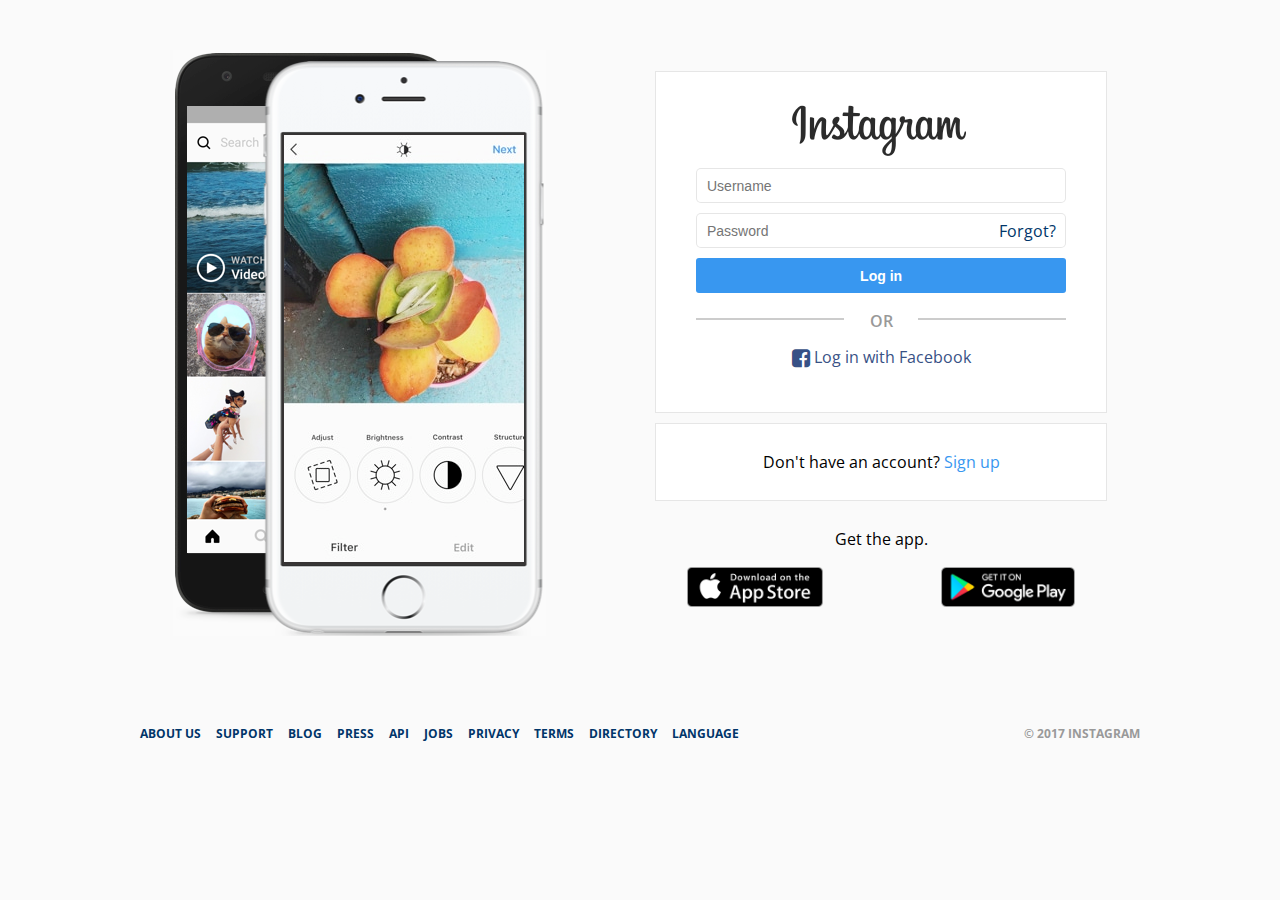
<file: index.html>
<!DOCTYPE html>
<html lang="en">
    <head>
        <meta charset="UTF-8">
        <title>Login | Instaclone</title>
        <link href="https://maxcdn.bootstrapcdn.com/font-awesome/4.7.0/css/font-awesome.min.css" rel="stylesheet">
        <link rel="shortcut icon" href="images/favicon.ico" type="image/x-icon">
        <link href="css/style.css" rel="stylesheet">
        <meta name="viewport" content="width=device-width, user-scalable=no, initial-scale=1.0, maximum-scale=1.0, minimum-scale=1.0">
    </head>
    <body class="no-padding">
        <main class="login">
            <div class="login__column">
                <img 
                    src="images/phone.png"
                    alt="Phone Image"
                    title="Phone Image"
                    class="login__phone-image"
                />                
            </div>
            <section class="login__column">
                <div class="login__section login__sign-in">
                    <img 
                        src="images/logo.png"
                        alt="Logo"
                        title="Logo"
                        class="login__logo"
                    />
                    <!-- x   -->
                    <form method="GET" action="feed.html" class="login__form">
                        <div class="login__input-container">
                            <input 
                                type="text"
                                name="username"
                                placeholder="Username"
                                required
                                class="login__input"
                            />
                        </div>
                        <div class="login__input-container">
                            <input 
                                type="password"
                                name="password"
                                placeholder="Password"
                                required
                                class="login__input" 
                            />
                            <a href="#" class="login__form-link">Forgot?</a>
                        </div>
                        <div class="login__input-container">
                            <input
                                type="submit"
                                value="Log in"
                                class="login__input login__input--btn"
                            />
                        </div>
                    </form>
                    <span class="login__divider">or</span>
                    <a class="login__fb-link" href="#">
                        <i class="fa fa-facebook-square fa-lg" aria-hidden="true"></i> Log in with Facebook
                    </a>
                </div>
                <div class="login__section login__sign-up">
                    <span class="login__text">
                        Don't have an account? 
                        <a href="#" class="login__link">
                            Sign up
                        </a>
                    </span>
                </div>
                <div class="login__section login__section--transparent login__app">
                    <span class="login__text">
                        Get the app.
                    </span>
                    <div class="login__appstores">
                        <img 
                            src="images/ios.png"
                            alt="iOS"
                            title="Get the app!"
                            class="login__appstore" 
                        />
                        <img 
                            src="images/android.png"
                            alt="Android"
                            title="Get the app!"
                            class="login__appstore" 
                        />
                    </div>
                </div>
            </section>
        </main>
        <footer class="footer">
            <nav class="footer__nav">
                <ul class="footer__list">
                    <li class="footer__list-item"><a href="#" class="footer__link">about us</a></li>
                    <li class="footer__list-item"><a href="#" class="footer__link">support</a></li>
                    <li class="footer__list-item"><a href="#" class="footer__link">blog</a></li>
                    <li class="footer__list-item"><a href="#" class="footer__link">press</a></li>
                    <li class="footer__list-item"><a href="#" class="footer__link">api</a></li>
                    <li class="footer__list-item"><a href="#" class="footer__link">jobs</a></li>
                    <li class="footer__list-item"><a href="#" class="footer__link">privacy</a></li>
                    <li class="footer__list-item"><a href="#" class="footer__link">terms</a></li>
                    <li class="footer__list-item"><a href="#" class="footer__link">directory</a></li>
                    <li class="footer__list-item"><a href="#" class="footer__link">language</a></li>
                </ul>
            </nav>
            <span class="footer__copyright">© 2017 instagram</span>
        </footer>
        <script
  src="https://code.jquery.com/jquery-3.2.1.min.js"
  integrity="sha256-hwg4gsxgFZhOsEEamdOYGBf13FyQuiTwlAQgxVSNgt4="
  crossorigin="anonymous"></script>
        <script src="js/app.js"></script>
    </body>
</html>
</file>
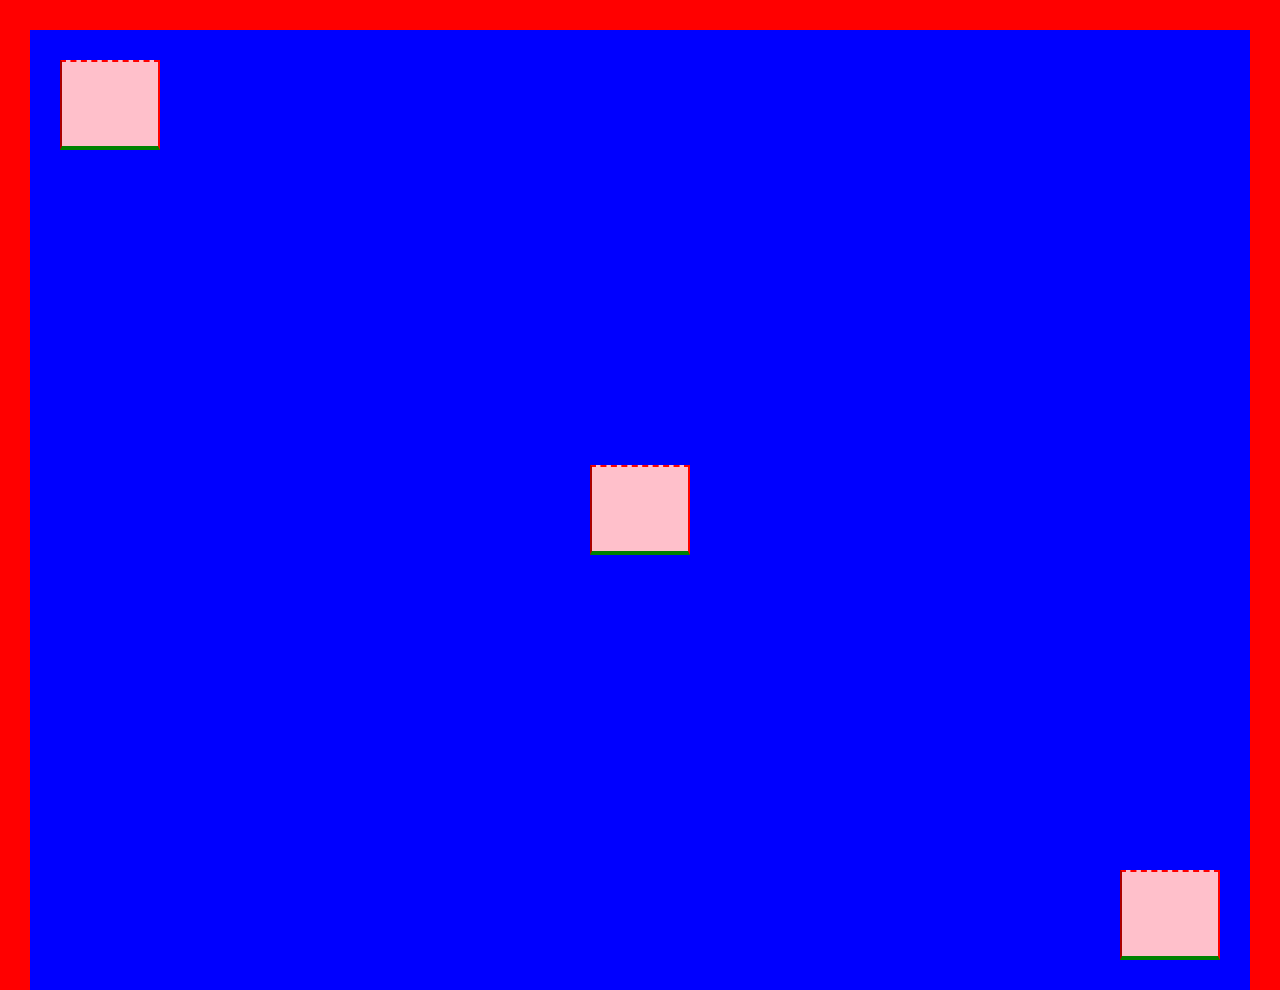
<file: box-model.html>
<!DOCTYPE html>
<html lang="en">
<head>
	<meta charset="UTF-8">
	<title>Box  Model</title>
	<style>
	html {
		 height:100%;

		}

		body{
			margin:0px;
			background: red;
			height: 100%
		}
		.parent{
			margin:30px;
			padding: 30px;
			background-color: blue;
			height:100%;
			width:100%
			box-sizing: border-box;
			display:flex; 
			justify-content: space-between;
			align-items:stretch;

		}
		.child{
			height:10%;
			width:100px;
			background-color: pink;
			box-sizing: border-box;
			border:2px inset red;
			border-top-style: dashed;
			border-bottom-color:green;
			border-bottom-width:4px;
		}
		#one{
			align-self: flex-start;
			}
		#two{
			align-self: center;
			}
		#three{
			align-self: flex-end;
			}
		/* Complete this */
	</style>
</head>
<body>
	<div class="parent">
		<div class="child" id="one">
		</div>
		<div class="child" id="two">
		</div>
		<div class="child" id="three">
		</div>
	</div>
</body>
</html>
</file>
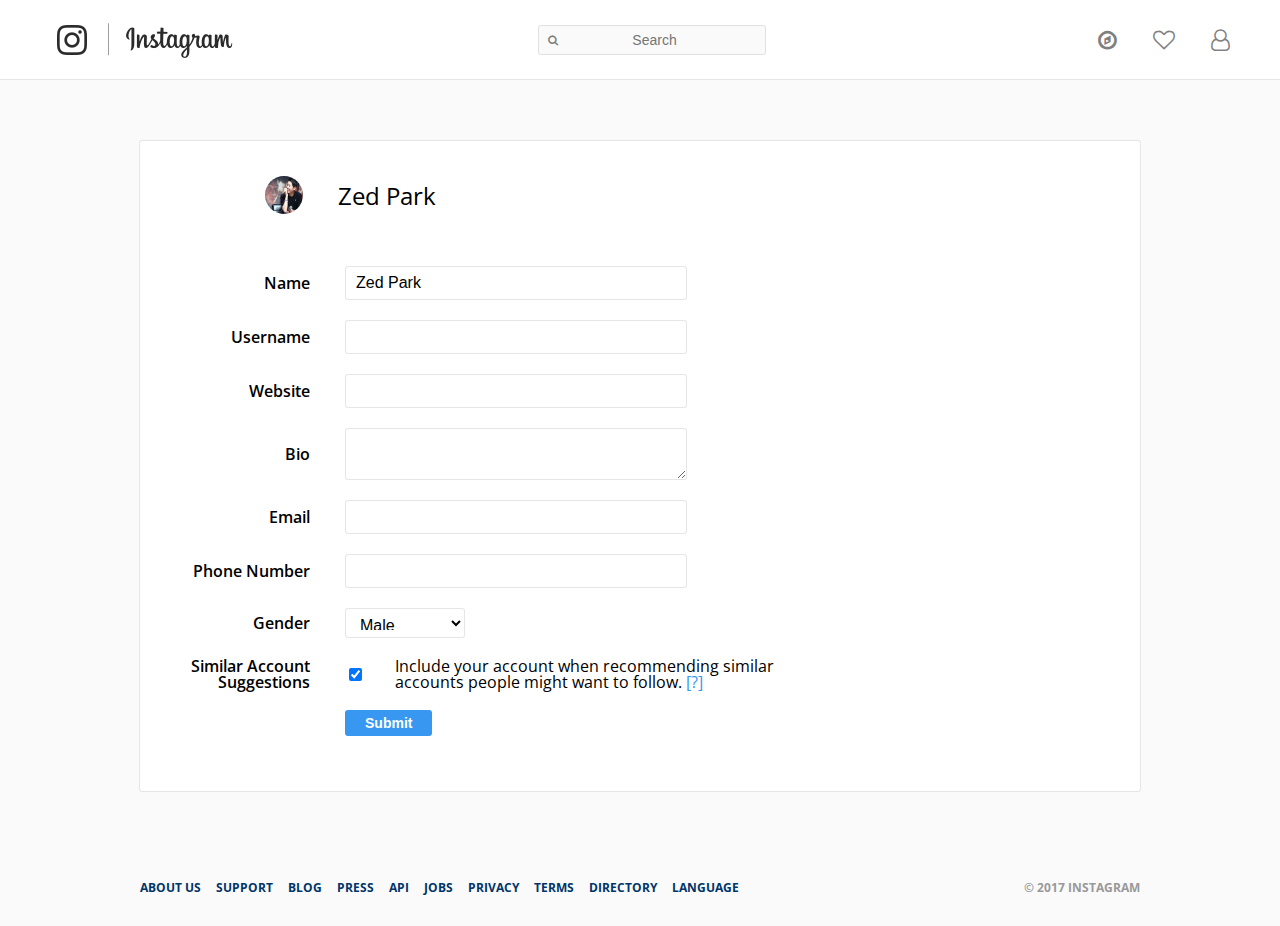
<file: edit-profile.html>
<!DOCTYPE html>
<html lang="en">
    <head>
        <meta charset="UTF-8">
        <title>Edit Profile | Instaclone</title>
        <link href="https://maxcdn.bootstrapcdn.com/font-awesome/4.7.0/css/font-awesome.min.css" rel="stylesheet">
        <link rel="shortcut icon" href="images/favicon.ico" type="image/x-icon">
        <link href="css/style.css" rel="stylesheet">
        <meta name="viewport" content="width=device-width, user-scalable=no, initial-scale=1.0, maximum-scale=1.0, minimum-scale=1.0">
    </head>
    <body>
        <nav class="navigation">
            <a href="feed.html">
                <img 
                    src="images/navLogo.png"
                    alt="logo"
                    title="logo"
                    class="navigation__logo"
                />
            </a>
            <div class="navigation__search-container">
                <i class="fa fa-search"></i>
                <input type="text" placeholder="Search">
            </div>
            <div class="navigation__icons">
                <a href="explore.html" class="navigation__link">
                    <i class="fa fa-compass"></i>
                </a>
                <a href="#" class="navigation__link">
                    <i class="fa fa-heart-o"></i>
                </a>
                <a href="profile.html" class="navigation__link">
                    <i class="fa fa-user-o"></i>
                </a>
            </div>
        </nav>
        <main class="edit-profile">
            <section class="profile-form">
                <header class="profile-form__header">
                    <div class="profile-form__avatar-container">
                        <img 
                            src="images/avatar.jpg"
                            class="profile-form__avatar"
                        />
                    </div>
                    <h4 class="profile-form__title">Zed Park</h4>
                </header>
                <form action="#" class="edit-profile__form">
                    <div class="edit-profile__form-row">
                        <label for="name" class="edit-profile__label">Name
                        </label>
                        <input 
                            id="name"
                            type="text"
                            value="Zed Park"
                            class="edit-profile__input"
                        />
                    </div>
                    <div class="edit-profile__form-row">
                        <label for="username" class="edit-profile__label">
                            Username
                        </label>
                        <input 
                            type="text"
                            id="username"
                            class="edit-profile__input"
                        />
                    </div>
                    <div class="edit-profile__form-row">
                        <label for="website" class="edit-profile__label">
                            Website
                        </label>
                        <input
                            type="url"
                            id="website"
                            class="edit-profile__input"
                        />
                    </div>
                    <div class="edit-profile__form-row">
                        <label for="bio" class="edit-profile__label">
                            Bio
                        </label>
                        <textarea id="bio" class="edit-profile__textarea"></textarea>
                    </div>
                    <div class="edit-profile__form-row">
                        <label for="email" class="edit-profile__label">
                            Email
                        </label>
                        <input 
                            type="email"
                            class="edit-profile__input"
                            id="email"
                        />
                    </div>
                    <div class="edit-profile__form-row">
                        <label for="phone-number" class="edit-profile__label">
                            Phone Number
                        </label>
                        <input 
                            type="text"
                            class="edit-profile__input"
                            id="phone-number"
                        />
                    </div>
                    <div class="edit-profile__form-row">
                        <label for="gender" class="edit-profile__label">Gender</label>
                        <select id="gender">
                            <option value="male">Male</option>
                            <option value="female">Female</option>
                            <option value="whatever">Whatever</option>
                        </select>
                    </div>
                    <div class="edit-profile__form-row">
                        <span class="edit-profile__label">Similar Account Suggestions</span>
                        <input type="checkbox" id="similar" checked>
                        <label for="similar">Include your account when recommending similar accounts people might want to follow. <a href="#">[?]</a></label>
                    </div>
                    <div class="edit-profile__form-row">
                        <label class="edit-profile__label"></label>
                        <input type="submit" value="Submit">
                    </div>
                </form>
            </section>
        </main>
        <footer class="footer">
            <nav class="footer__nav">
                <ul class="footer__list">
                    <li class="footer__list-item"><a href="#" class="footer__link">about us</a></li>
                    <li class="footer__list-item"><a href="#" class="footer__link">support</a></li>
                    <li class="footer__list-item"><a href="#" class="footer__link">blog</a></li>
                    <li class="footer__list-item"><a href="#" class="footer__link">press</a></li>
                    <li class="footer__list-item"><a href="#" class="footer__link">api</a></li>
                    <li class="footer__list-item"><a href="#" class="footer__link">jobs</a></li>
                    <li class="footer__list-item"><a href="#" class="footer__link">privacy</a></li>
                    <li class="footer__list-item"><a href="#" class="footer__link">terms</a></li>
                    <li class="footer__list-item"><a href="#" class="footer__link">directory</a></li>
                    <li class="footer__list-item"><a href="#" class="footer__link">language</a></li>
                </ul>
            </nav>
            <span class="footer__copyright">© 2017 instagram</span>
        </footer>
        <script
  src="https://code.jquery.com/jquery-3.2.1.min.js"
  integrity="sha256-hwg4gsxgFZhOsEEamdOYGBf13FyQuiTwlAQgxVSNgt4="
  crossorigin="anonymous"></script>
        <script src="js/app.js"></script>
    </body>
</html>
</file>
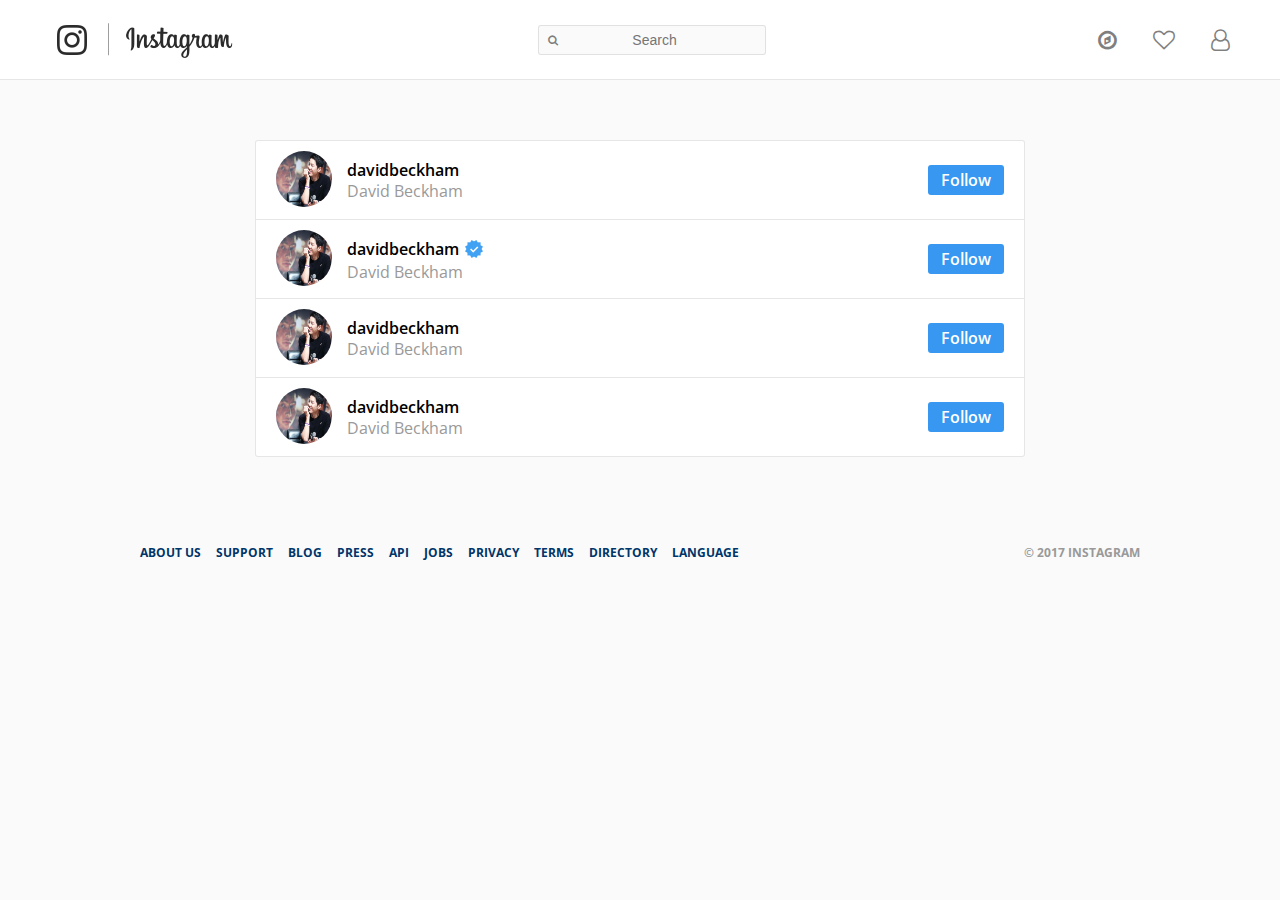
<file: explore.html>
<!DOCTYPE html>
<html lang="en">
    <head>
        <meta charset="UTF-8">
        <title>Explore | Instaclone</title>
        <link href="https://maxcdn.bootstrapcdn.com/font-awesome/4.7.0/css/font-awesome.min.css" rel="stylesheet">
        <link rel="shortcut icon" href="images/favicon.ico" type="image/x-icon">
        <link href="css/style.css" rel="stylesheet">
        <meta name="viewport" content="width=device-width, user-scalable=no, initial-scale=1.0, maximum-scale=1.0, minimum-scale=1.0">
    </head>
    <body>
        <nav class="navigation">
            <a href="feed.html">
                <img 
                    src="images/navLogo.png"
                    alt="logo"
                    title="logo"
                    class="navigation__logo"
                />
            </a>
            <div class="navigation__search-container">
                <i class="fa fa-search"></i>
                <input type="text" placeholder="Search">
            </div>
            <div class="navigation__icons">
                <a href="explore.html" class="navigation__link">
                    <i class="fa fa-compass"></i>
                </a>
                <a href="#" class="navigation__link">
                    <i class="fa fa-heart-o"></i>
                </a>
                <a href="profile.html" class="navigation__link">
                    <i class="fa fa-user-o"></i>
                </a>
            </div>
        </nav>
        <main class="explore">
            <section class="people">
                <ul class="people__list">
                    <li class="people__person">
                        <div class="people__column">
                            <div class="people__avatar-container">
                                <img 
                                    src="images/avatar.jpg"
                                    class="people__avatar"
                                />
                            </div>
                            <div class="people__info">
                                <span class="people__username">davidbeckham</span>
                                <span class="people__full-name">David Beckham</span>
                            </div>
                        </div>
                        <div class="people__column">
                            <a href="#">Follow</a>
                        </div>
                    </li>
                    <li class="people__person">
                        <div class="people__column">
                            <div class="people__avatar-container">
                                <img 
                                    src="images/avatar.jpg"
                                    class="people__avatar"
                                />
                            </div>
                            <div class="people__info">
                                <span class="people__username">davidbeckham
                                    <img src="images/verified.png" />
                                </span>
                                <span class="people__full-name">David Beckham</span>
                            </div>
                        </div>
                        <div class="people__column">
                            <a href="#">Follow</a>
                        </div>
                    </li>
                    <li class="people__person">
                        <div class="people__column">
                            <div class="people__avatar-container">
                                <img 
                                    src="images/avatar.jpg"
                                    class="people__avatar"
                                />
                            </div>
                            <div class="people__info">
                                <span class="people__username">davidbeckham</span>
                                <span class="people__full-name">David Beckham</span>
                            </div>
                        </div>
                        <div class="people__column">
                            <a href="#">Follow</a>
                        </div>
                    </li>
                    <li class="people__person">
                        <div class="people__column">
                            <div class="people__avatar-container">
                                <img 
                                    src="images/avatar.jpg"
                                    class="people__avatar"
                                />
                            </div>
                            <div class="people__info">
                                <span class="people__username">davidbeckham</span>
                                <span class="people__full-name">David Beckham</span>
                            </div>
                        </div>
                        <div class="people__column">
                            <a href="#">Follow</a>
                        </div>
                    </li>
                </ul>
            </section>
        </main>
        <footer class="footer">
            <nav class="footer__nav">
                <ul class="footer__list">
                    <li class="footer__list-item"><a href="#" class="footer__link">about us</a></li>
                    <li class="footer__list-item"><a href="#" class="footer__link">support</a></li>
                    <li class="footer__list-item"><a href="#" class="footer__link">blog</a></li>
                    <li class="footer__list-item"><a href="#" class="footer__link">press</a></li>
                    <li class="footer__list-item"><a href="#" class="footer__link">api</a></li>
                    <li class="footer__list-item"><a href="#" class="footer__link">jobs</a></li>
                    <li class="footer__list-item"><a href="#" class="footer__link">privacy</a></li>
                    <li class="footer__list-item"><a href="#" class="footer__link">terms</a></li>
                    <li class="footer__list-item"><a href="#" class="footer__link">directory</a></li>
                    <li class="footer__list-item"><a href="#" class="footer__link">language</a></li>
                </ul>
            </nav>
            <span class="footer__copyright">© 2017 instagram</span>
        </footer>
        <script
  src="https://code.jquery.com/jquery-3.2.1.min.js"
  integrity="sha256-hwg4gsxgFZhOsEEamdOYGBf13FyQuiTwlAQgxVSNgt4="
  crossorigin="anonymous"></script>
        <script src="js/app.js"></script>
    </body>
</html>
</file>
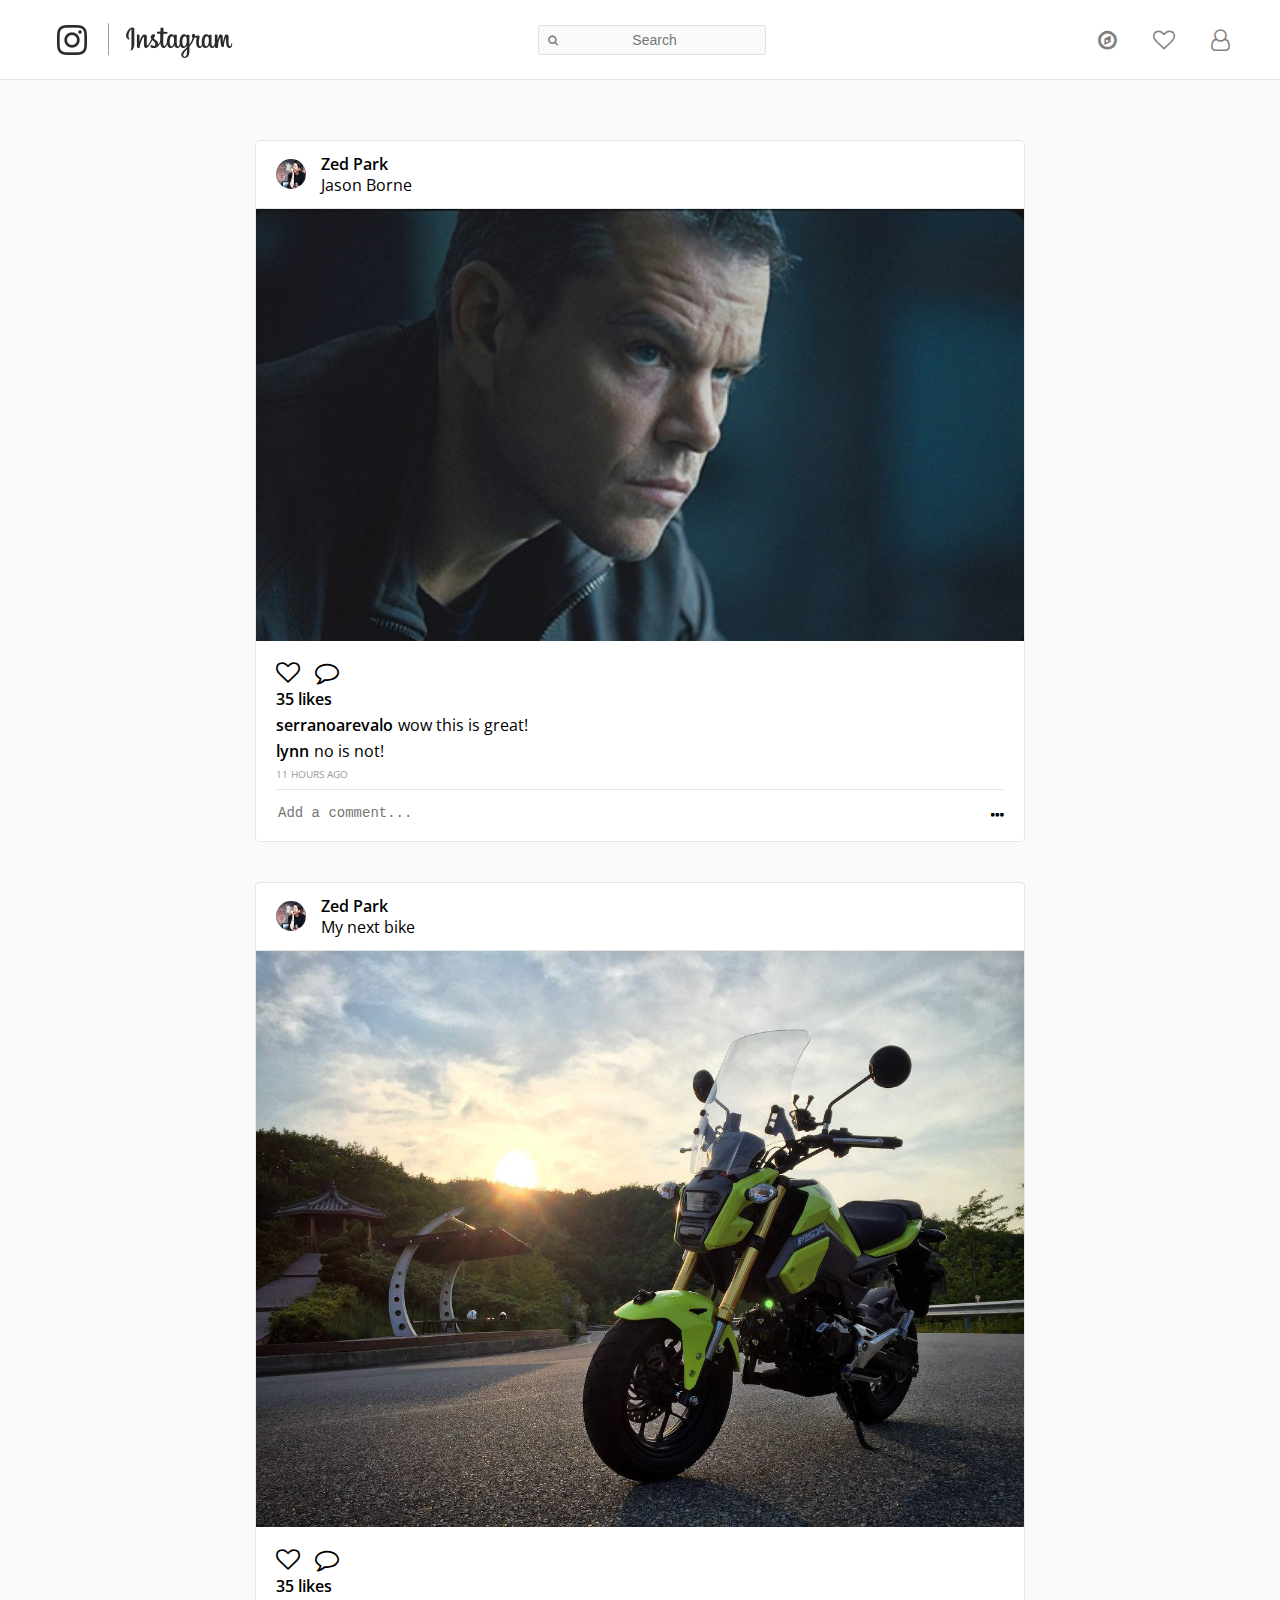
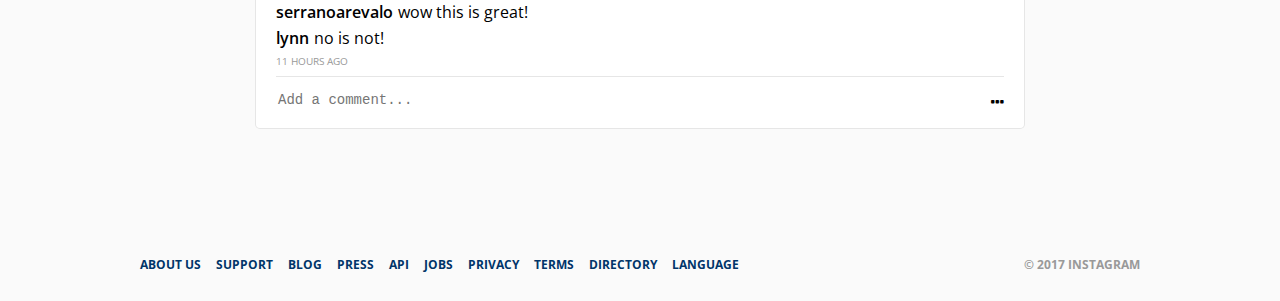
<file: feed.html>
<!DOCTYPE html>
<html lang="en">
    <head>
        <meta charset="UTF-8">
        <title>Feed | Instaclone</title>
        <link href="https://maxcdn.bootstrapcdn.com/font-awesome/4.7.0/css/font-awesome.min.css" rel="stylesheet">
        <link rel="shortcut icon" href="images/favicon.ico" type="image/x-icon">
        <link href="css/style.css" rel="stylesheet">
        <meta name="viewport" content="width=device-width, user-scalable=no, initial-scale=1.0, maximum-scale=1.0, minimum-scale=1.0">
    </head> 
    <body>
        <nav class="navigation">
            <a href="feed.html">
                <img 
                    src="images/navLogo.png"
                    alt="logo"
                    title="logo"
                    class="navigation__logo"
                />
            </a>
            <div class="navigation__search-container">
                <i class="fa fa-search"></i>
                <input type="text" placeholder="Search">
            </div>
            <div class="navigation__icons">
                <a href="explore.html" class="navigation__link">
                    <i class="fa fa-compass"></i>
                </a>
                <a href="#" class="navigation__link">
                    <i class="fa fa-heart-o"></i>
                </a>
                <a href="profile.html" class="navigation__link">
                    <i class="fa fa-user-o"></i>
                </a>
            </div>
        </nav>
        <main class="feed">
            <section class="photo">
                <header class="photo__header">
                    <div class="photo__header-column">
                        <img
                            class="photo__avatar"
                            src="images/avatar.jpg"
                        />
                    </div>
                    <div class="photo__header-column">
                        <span class="photo__username">Zed Park</span>
                        <span class="photo__location">Jason Borne</span>
                    </div>
                </header>
                <div class="photo__file-container">
                    <img
                        class="photo__file"
                        src="images/feedphoto1.jpg"
                    />
                </div>
                <div class="photo__info">
                    <div class="photo__icons">
                        <span class="photo__icon">
                            <i class="fa fa-heart-o heart fa-lg"></i>
                        </span>
                        <span class="photo__icon">
                            <i class="fa fa-comment-o fa-lg"></i>
                        </span>
                    </div>
                    <span class="photo__likes">35 likes</span>
                    <ul class="photo__comments">
                        <li class="photo__comment">
                            <span class="photo__comment-author">serranoarevalo</span>wow this is great!
                        </li>
                        <li class="photo__comment">
                            <span class="photo__comment-author">lynn</span>no is not!
                        </li>
                    </ul>
                    <span class="photo__time-ago">11 hours ago</span>
                    <div class="photo__add-comment-container">
                        <textarea placeholder="Add a comment..." class="photo__add-comment"></textarea>
                        <i class="fa fa-ellipsis-h"></i>
                    </div>
                </div>
            </section>
            <section class="photo">
                <header class="photo__header">
                    <div class="photo__header-column">
                        <img
                            class="photo__avatar"
                            src="images/avatar.jpg"
                        />
                    </div>
                    <div class="photo__header-column">
                        <span class="photo__username">Zed Park</span>
                        <span class="photo__location">My next bike</span>
                    </div>
                </header>
                <div class="photo__file-container">
                    <img
                        class="photo__file"
                        src="images/feedphoto2.jpg"
                    />
                </div>
                <div class="photo__info">
                    <div class="photo__icons">
                        <span class="photo__icon">
                            <i class="fa fa-heart-o heart fa-lg"></i>
                        </span>
                        <span class="photo__icon">
                            <i class="fa fa-comment-o fa-lg"></i>
                        </span>
                    </div>
                    <span class="photo__likes">35 likes</span>
                    <ul class="photo__comments">
                        <li class="photo__comment">
                            <span class="photo__comment-author">serranoarevalo</span>wow this is great!
                        </li>
                        <li class="photo__comment">
                            <span class="photo__comment-author">lynn</span>no is not!
                        </li>
                    </ul>
                    <span class="photo__time-ago">11 hours ago</span>
                    <div class="photo__add-comment-container">
                        <textarea placeholder="Add a comment..." class="photo__add-comment"></textarea>
                        <i class="fa fa-ellipsis-h"></i>
                    </div>
                </div>
            </section>
        </main>
        <footer class="footer">
            <nav class="footer__nav">
                <ul class="footer__list">
                    <li class="footer__list-item"><a href="#" class="footer__link">about us</a></li>
                    <li class="footer__list-item"><a href="#" class="footer__link">support</a></li>
                    <li class="footer__list-item"><a href="#" class="footer__link">blog</a></li>
                    <li class="footer__list-item"><a href="#" class="footer__link">press</a></li>
                    <li class="footer__list-item"><a href="#" class="footer__link">api</a></li>
                    <li class="footer__list-item"><a href="#" class="footer__link">jobs</a></li>
                    <li class="footer__list-item"><a href="#" class="footer__link">privacy</a></li>
                    <li class="footer__list-item"><a href="#" class="footer__link">terms</a></li>
                    <li class="footer__list-item"><a href="#" class="footer__link">directory</a></li>
                    <li class="footer__list-item"><a href="#" class="footer__link">language</a></li>
                </ul>
            </nav>
            <span class="footer__copyright">© 2017 instagram</span>
        </footer>
        <script
  src="https://code.jquery.com/jquery-3.2.1.min.js"
  integrity="sha256-hwg4gsxgFZhOsEEamdOYGBf13FyQuiTwlAQgxVSNgt4="
  crossorigin="anonymous"></script>
        <script src="js/app.js"></script>
    </body>
</html>
</file>
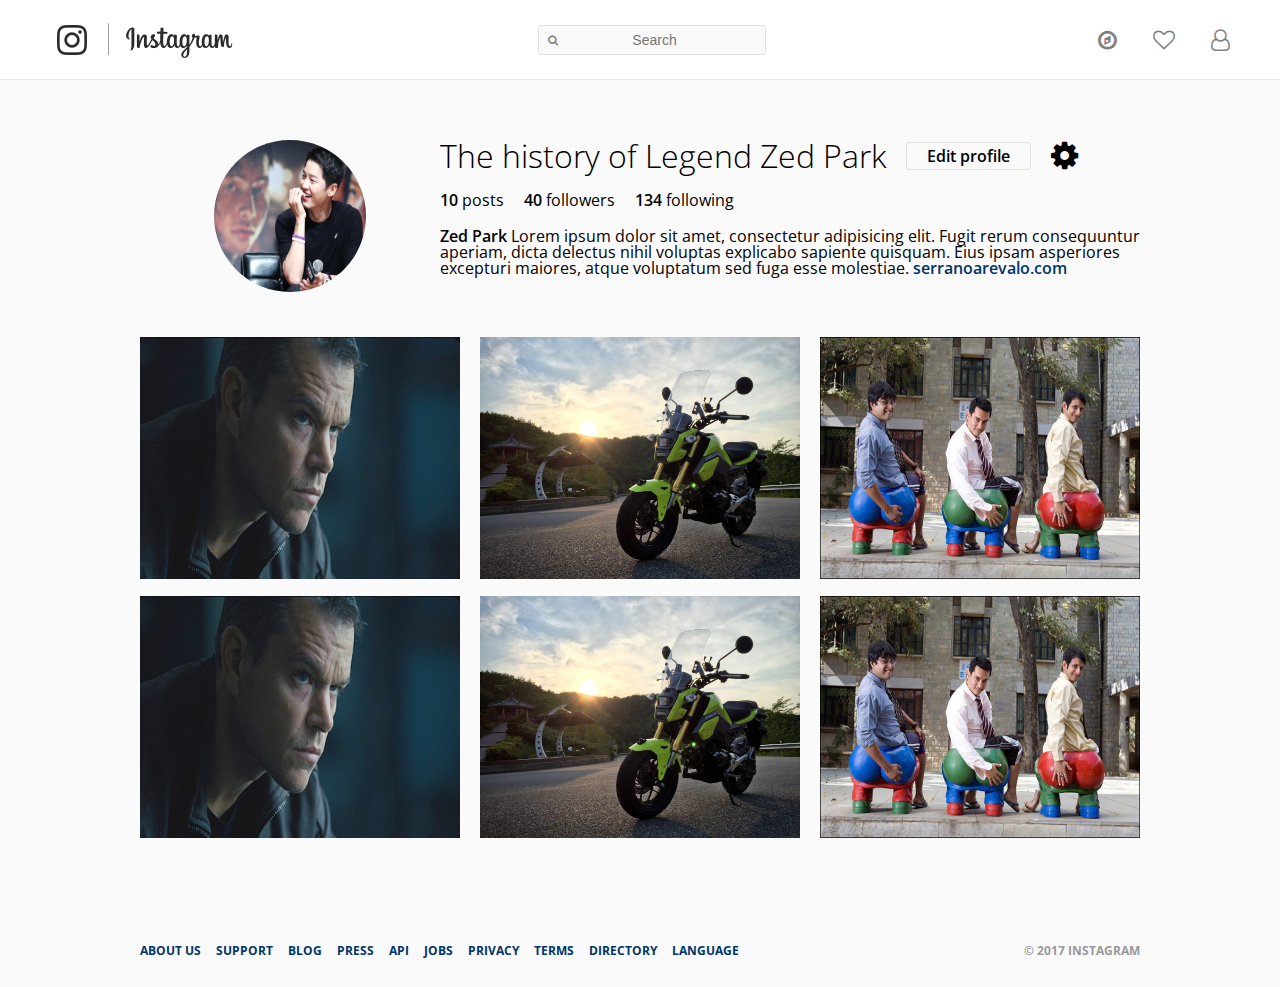
<file: profile.html>
<!DOCTYPE html>
<html lang="en">
    <head>
        <meta charset="UTF-8">
        <title>Profile | Instaclone</title>
        <link href="https://maxcdn.bootstrapcdn.com/font-awesome/4.7.0/css/font-awesome.min.css" rel="stylesheet">
        <link rel="shortcut icon" href="images/favicon.ico" type="image/x-icon">
        <link href="css/style.css" rel="stylesheet">
        <meta name="viewport" content="width=device-width, user-scalable=no, initial-scale=1.0, maximum-scale=1.0, minimum-scale=1.0">
    </head>
    <body>
        <nav class="navigation">
            <a href="feed.html">
                <img 
                    src="images/navLogo.png"
                    alt="logo"
                    title="logo"
                    class="navigation__logo"
                />
            </a>
            <div class="navigation__search-container">
                <i class="fa fa-search"></i>
                <input type="text" placeholder="Search">
            </div>
            <div class="navigation__icons">
                <a href="explore.html" class="navigation__link">
                    <i class="fa fa-compass"></i>
                </a>
                <a href="#" class="navigation__link">
                    <i class="fa fa-heart-o"></i>
                </a>
                <a href="profile.html" class="navigation__link">
                    <i class="fa fa-user-o"></i>
                </a>
            </div>
        </nav>
        <main class="profile-container">
            <section class="profile">
                <header class="profile__header">
                    <div class="profile__avatar-container">
                        <img 
                            src="images/avatar.jpg"
                            class="profile__avatar"
                        />
                    </div>
                    <div class="profile__info">
                        <div class="profile__name">
                            <h1 class="profile__title">The history of Legend Zed Park</h1>
                            <a href="edit-profile.html" class="profile__button u-fat-text">Edit profile</a>
                            <i class="fa fa-cog fa-2x" id="cog"></i>
                        </div>
                        <ul class="profile__numbers">
                            <li class="profile__posts">
                                <span class="profile__number u-fat-text">10</span> posts
                            </li>
                            <li class="profile__followers">
                                <span class="profile__number u-fat-text">40</span> followers
                            </li>
                            <li class="profile__following">
                                <span class="profile__number u-fat-text">134</span> following
                            </li>
                        </ul>
                        <div class="profile__bio">
                            <span class="profile__full-name u-fat-text">Zed Park</span>
                            <p class="profile__full-bio">Lorem ipsum dolor sit amet, consectetur adipisicing elit. Fugit rerum consequuntur aperiam, dicta delectus nihil voluptas explicabo sapiente quisquam. Eius ipsam asperiores excepturi maiores, atque voluptatum sed fuga esse molestiae.</p>
                            <a href="http://serranoarevalo.com" class="profile__link u-fat-text">serranoarevalo.com</a>
                        </div>
                    </div>
                </header>
                <div class="profile__pictures">
                    <a href="image-detail.html" class="profile-picture">
                        <img
                            src="images/feedphoto1.jpg"
                            class="profile-picture__picture"
                        />
                        <div class="profile-picture__overlay">
                            <span class="profile-picture__number">
                                <i class="fa fa-heart"></i> 450
                            </span>
                            <span class="profile-picture__number">
                                <i class="fa fa-comment"></i> 39
                            </span>
                        </div>
                    </a>
                    <a href="image-detail.html" class="profile-picture">
                        <img
                            src="images/feedphoto2.jpg"
                            class="profile-picture__picture"
                        />
                        <div class="profile-picture__overlay">
                            <span class="profile-picture__number">
                                <i class="fa fa-heart"></i> 450
                            </span>
                            <span class="profile-picture__number">
                                <i class="fa fa-comment"></i> 39
                            </span>
                        </div>
                    </a>
                    <a href="image-detail.html" class="profile-picture">
                        <img
                            src="images/feedphoto3.jpg"
                            class="profile-picture__picture"
                        />
                        <div class="profile-picture__overlay">
                            <span class="profile-picture__number">
                                <i class="fa fa-heart"></i> 450
                            </span>
                            <span class="profile-picture__number">
                                <i class="fa fa-comment"></i> 39
                            </span>
                        </div>
                    </a>
                    <a href="image-detail.html" class="profile-picture">
                        <img
                            src="images/feedphoto1.jpg"
                            class="profile-picture__picture"
                        />
                        <div class="profile-picture__overlay">
                            <span class="profile-picture__number">
                                <i class="fa fa-heart"></i> 450
                            </span>
                            <span class="profile-picture__number">
                                <i class="fa fa-comment"></i> 39
                            </span>
                        </div>
                    </a>
                    <a href="image-detail.html" class="profile-picture">
                        <img
                            src="images/feedphoto2.jpg"
                            class="profile-picture__picture"
                        />
                        <div class="profile-picture__overlay">
                            <span class="profile-picture__number">
                                <i class="fa fa-heart"></i> 450
                            </span>
                            <span class="profile-picture__number">
                                <i class="fa fa-comment"></i> 39
                            </span>
                        </div>
                    </a>
                    <a href="image-detail.html" class="profile-picture">
                        <img
                            src="images/feedphoto3.jpg"
                            class="profile-picture__picture"
                        />
                        <div class="profile-picture__overlay">
                            <span class="profile-picture__number">
                                <i class="fa fa-heart"></i> 450
                            </span>
                            <span class="profile-picture__number">
                                <i class="fa fa-comment"></i> 39
                            </span>
                        </div>
                    </a>
                </div>
            </section>
        </main>
        <footer class="footer">
            <nav class="footer__nav">
                <ul class="footer__list">
                    <li class="footer__list-item"><a href="#" class="footer__link">about us</a></li>
                    <li class="footer__list-item"><a href="#" class="footer__link">support</a></li>
                    <li class="footer__list-item"><a href="#" class="footer__link">blog</a></li>
                    <li class="footer__list-item"><a href="#" class="footer__link">press</a></li>
                    <li class="footer__list-item"><a href="#" class="footer__link">api</a></li>
                    <li class="footer__list-item"><a href="#" class="footer__link">jobs</a></li>
                    <li class="footer__list-item"><a href="#" class="footer__link">privacy</a></li>
                    <li class="footer__list-item"><a href="#" class="footer__link">terms</a></li>
                    <li class="footer__list-item"><a href="#" class="footer__link">directory</a></li>
                    <li class="footer__list-item"><a href="#" class="footer__link">language</a></li>
                </ul>
            </nav>
            <span class="footer__copyright">© 2017 instagram</span>
        </footer>
        <div class="popUp">
            <i class="fa fa-times fa-2x" id="closePopUp"></i>
            <div class="popUp__container">
                <div class="popUp__buttons">
                    <a href="index.html" class="popUp__button">Log Out</a>
                    <a href="#" class="popUp__button" id="cancelPopUp">Cancel</a>
                </div>
            </div>
        </div>
        <script
  src="https://code.jquery.com/jquery-3.2.1.min.js"
  integrity="sha256-hwg4gsxgFZhOsEEamdOYGBf13FyQuiTwlAQgxVSNgt4="
  crossorigin="anonymous"></script>
        <script src="js/app.js"></script>
    </body>
</html>
</file>
<file: css/style.css>
@import url('https://fonts.googleapis.com/css?family=Open+Sans:400,600,700');
@import 'reset.css';
@import 'global.css';
@import 'navigation.css';
@import 'footer.css';
@import 'login.css';
@import 'explore.css';
@import 'feed.css';
@import 'profile.css';
@import 'edit-profile.css';
@import 'iphone.css'
</file>
